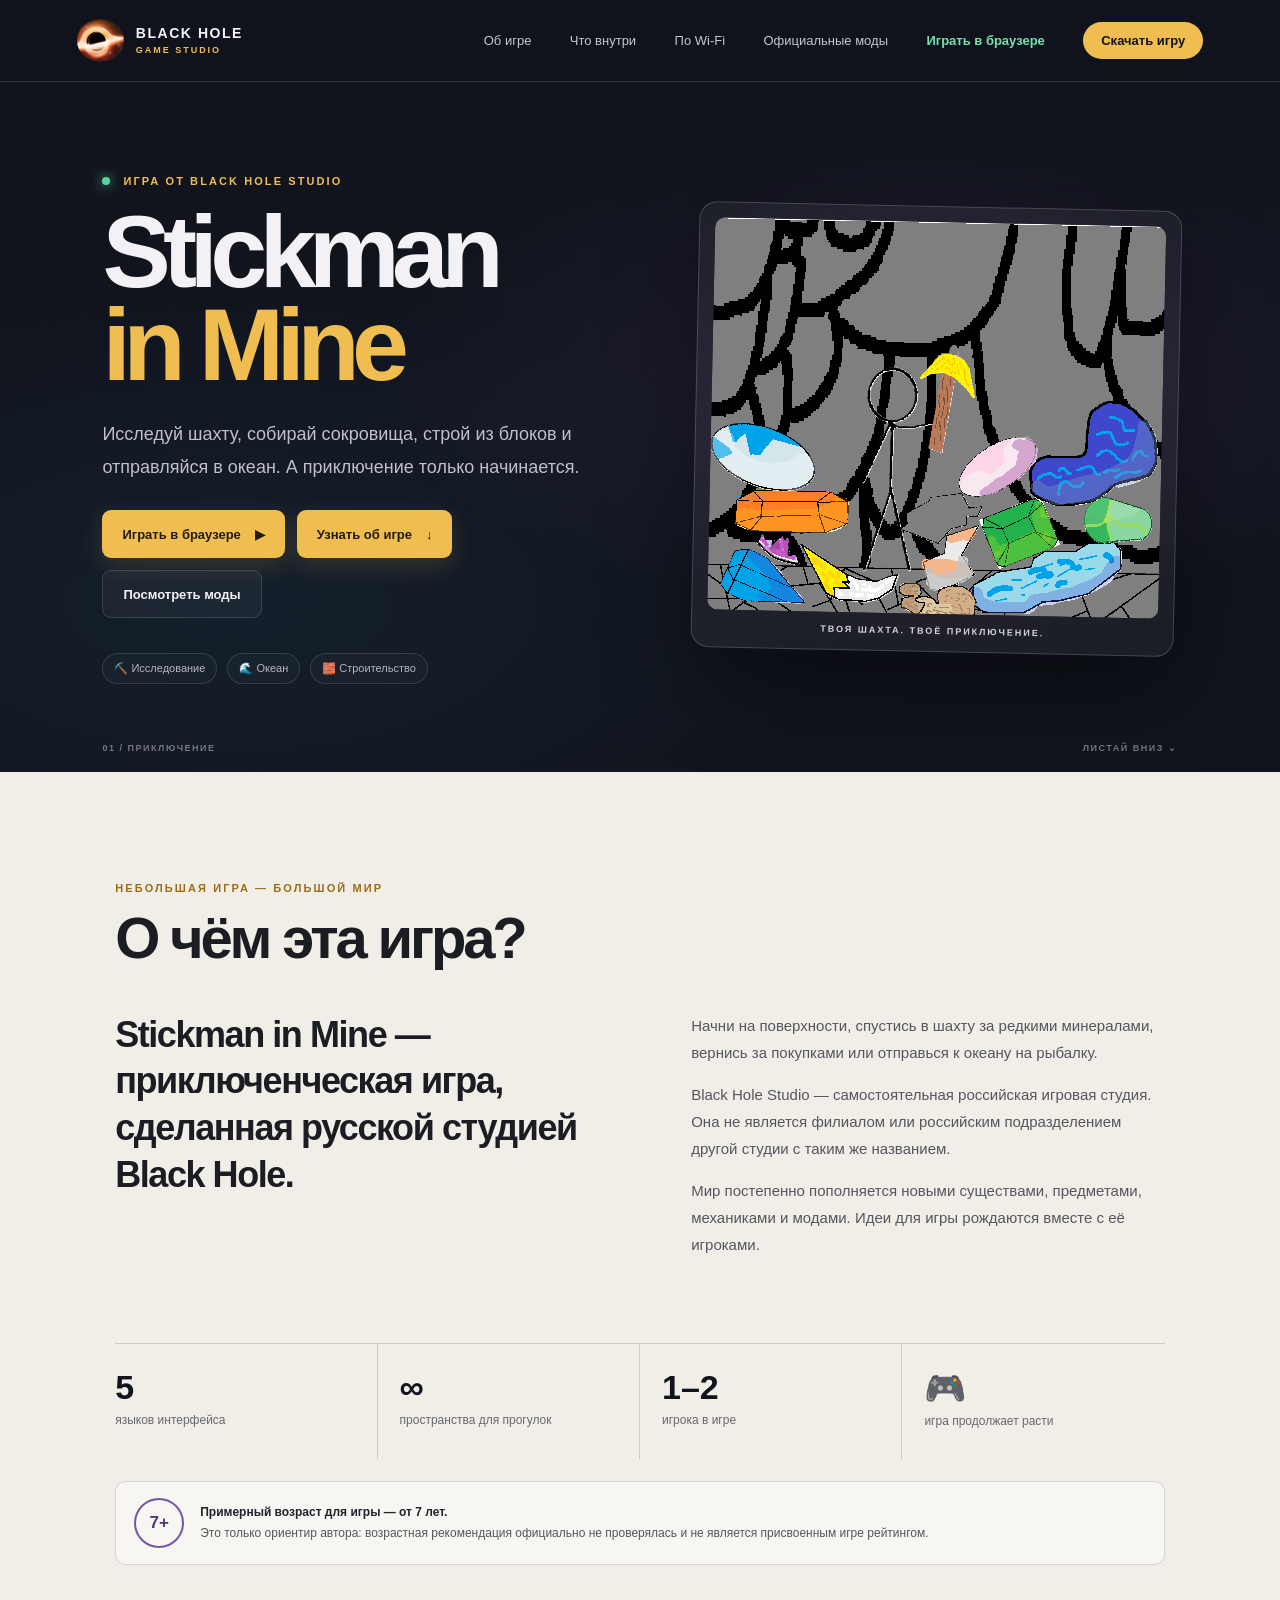
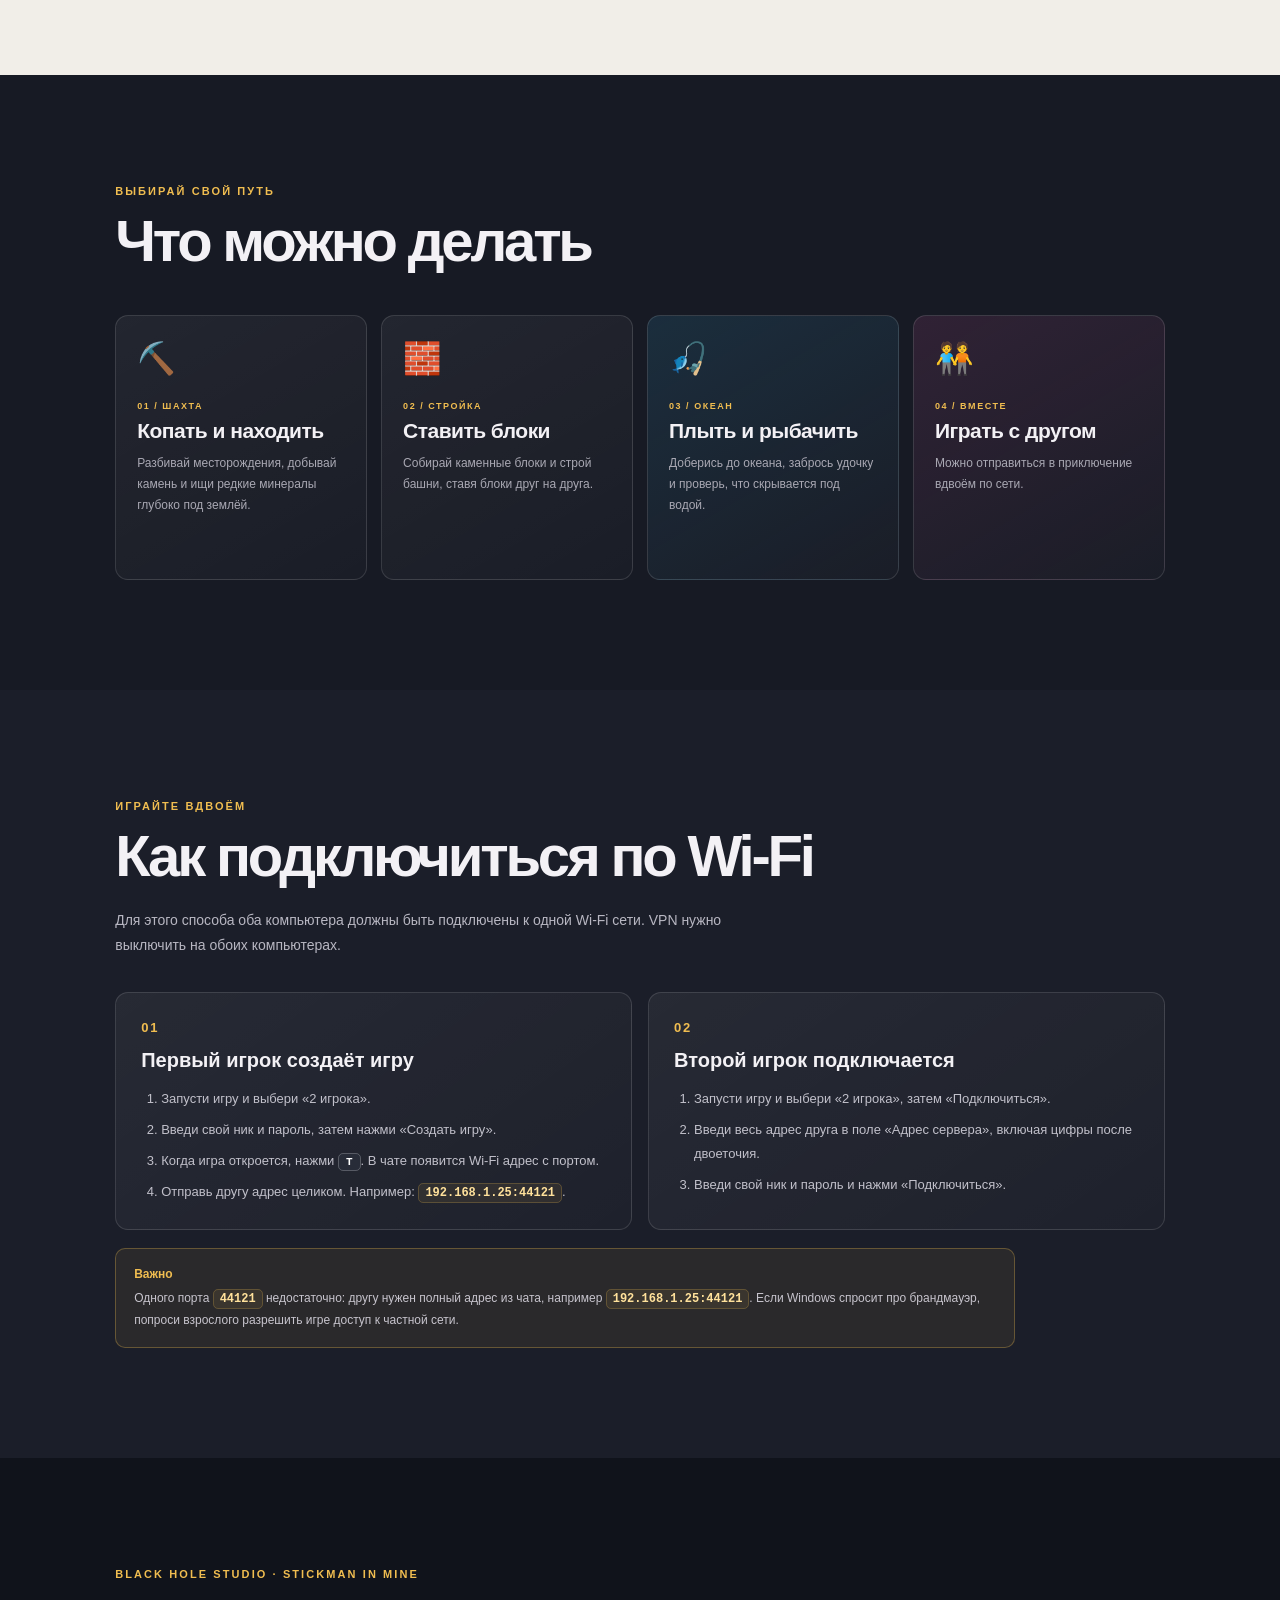
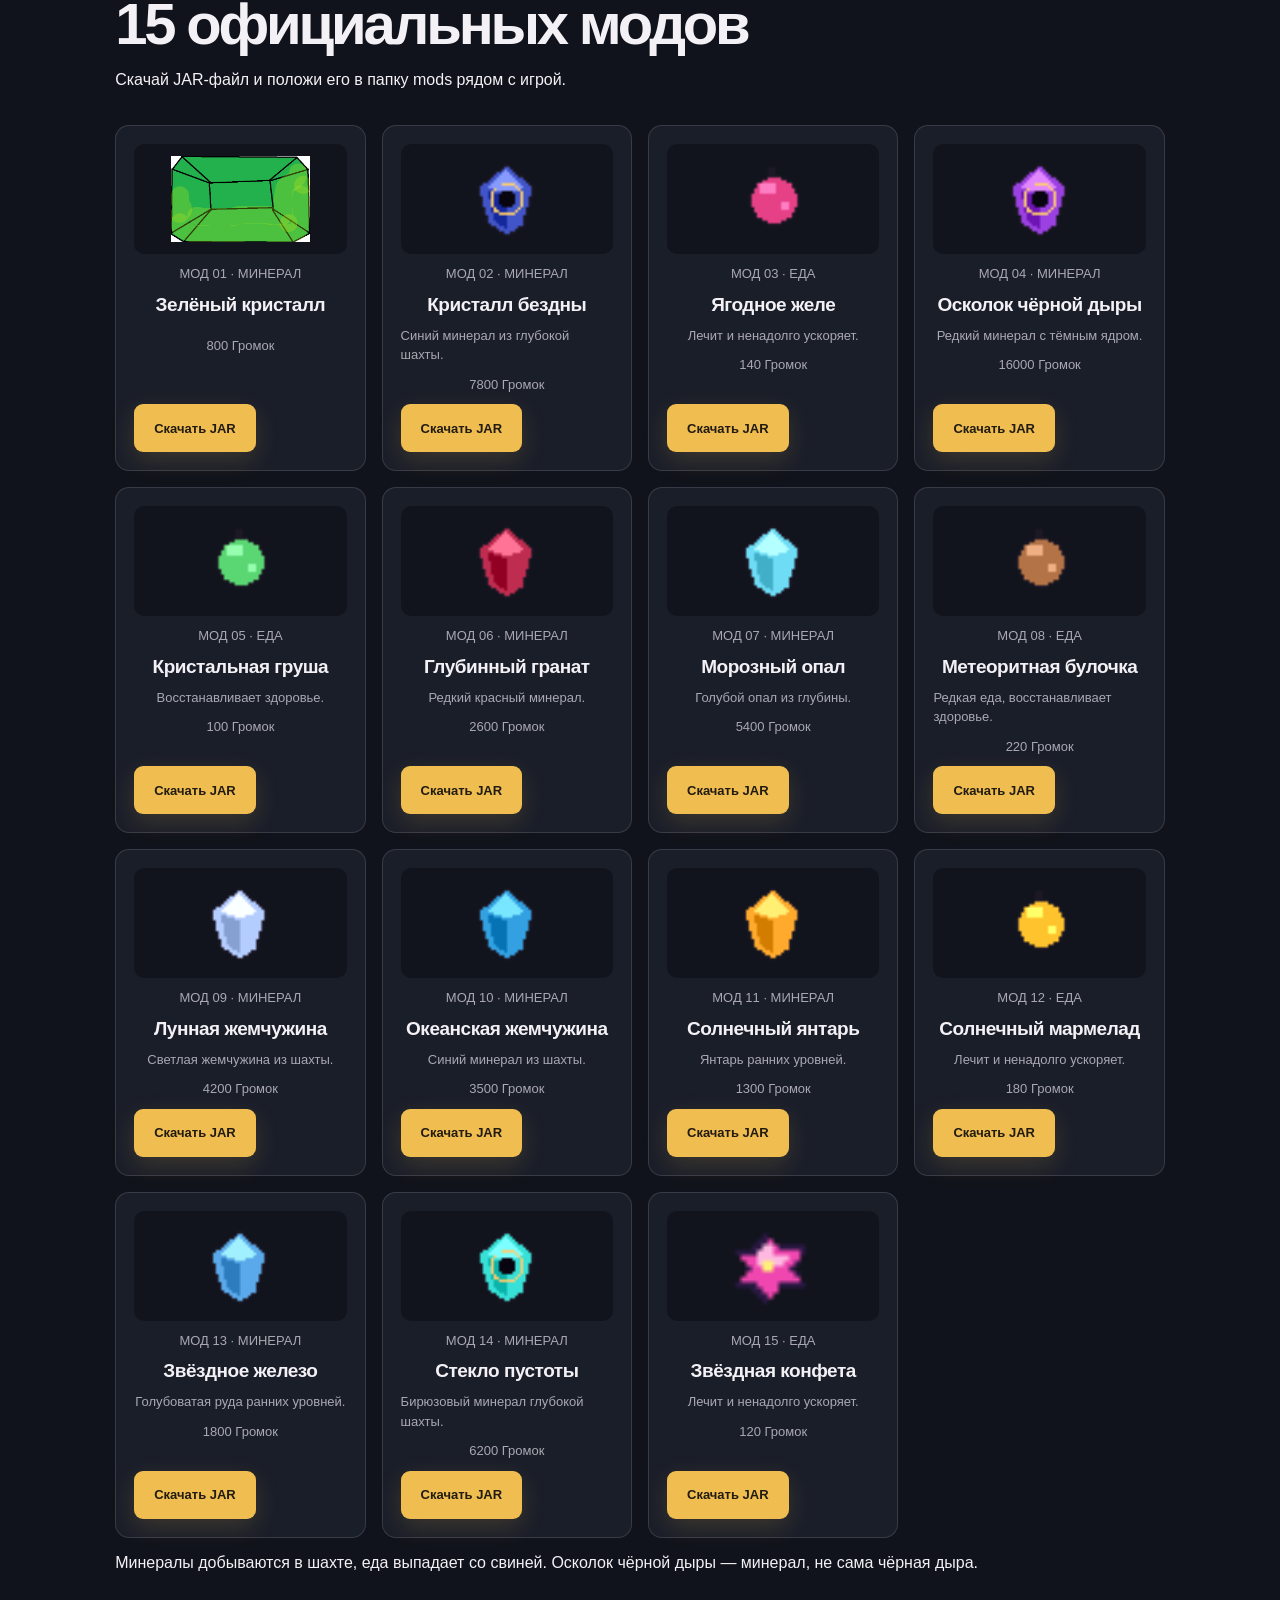
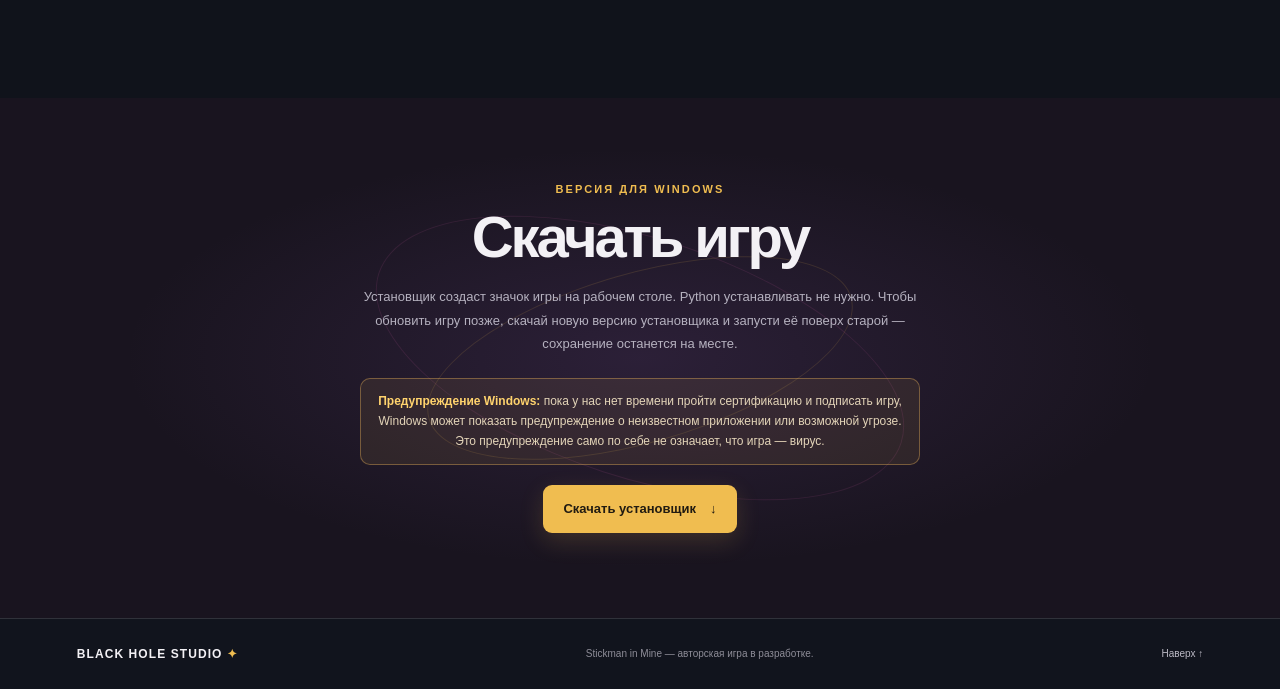
<file: index.html>
<!doctype html>
<html lang="ru">
<head>
  <meta charset="utf-8">
  <meta name="viewport" content="width=device-width, initial-scale=1">
  <meta name="theme-color" content="#11141d">
  <meta name="description" content="Официальная страница игры Stickman in Mine от Black Hole Studio: факты об игре и моды для скачивания.">
  <title>Stickman in Mine — Black Hole Studio</title>
  <link rel="stylesheet" href="style.css?v=mods15">
  <script src="script.js" defer></script>
</head>
<body>
  <header class="topbar">
    <a class="brand" href="#top" aria-label="Black Hole Studio — наверх">
      <img src="assets/black_hole_logo.jpg" alt="Логотип Black Hole Studio">
      <span>BLACK HOLE<br><small>GAME STUDIO</small></span>
    </a>
    <button class="menu-button" type="button" aria-expanded="false" aria-controls="main-nav">Меню</button>
    <nav id="main-nav" class="nav">
      <a href="#about">Об игре</a>
      <a href="#features">Что внутри</a><a href="#multiplayer">По Wi-Fi</a>
      <a href="#mods">Официальные моды</a>
      <a class="nav-play" href="play/">Играть в браузере</a>
      <a class="nav-download" href="#download">Скачать игру</a>
    </nav>
  </header>

  <main id="top">
    <section class="hero">
      <div class="hero-copy">
        <p class="eyebrow"><span class="status-dot"></span> Игра от Black Hole Studio</p>
        <h1>Stickman<br><span>in Mine</span></h1>
        <p class="hero-text">Исследуй шахту, собирай сокровища, строй из блоков и отправляйся в океан. А приключение только начинается.</p>
        <div class="hero-actions">
          <a class="button button-primary" href="play/">Играть в браузере <span aria-hidden="true">▶</span></a>
          <a class="button button-primary" href="#about">Узнать об игре <span aria-hidden="true">↓</span></a>
          <a class="button button-quiet" href="#mods">Посмотреть моды</a>
        </div>
        <div class="hero-tags"><span>⛏️ Исследование</span><span>🌊 Океан</span><span>🧱 Строительство</span></div>
      </div>
      <div class="cover-wrap">
        <div class="cover-glow"></div>
        <img class="cover" src="assets/cover.png" alt="Обложка Stickman in Mine: герой, кирка и минералы в шахте">
        <span class="cover-caption">ТВОЯ ШАХТА. ТВОЁ ПРИКЛЮЧЕНИЕ.</span>
      </div>
      <div class="hero-bottom"><span>01 / ПРИКЛЮЧЕНИЕ</span><span>ЛИСТАЙ ВНИЗ <span aria-hidden="true">⌄</span></span></div>
    </section>

    <section class="section about" id="about">
      <div class="section-heading">
        <p class="eyebrow">НЕБОЛЬШАЯ ИГРА — БОЛЬШОЙ МИР</p>
        <h2>О чём эта игра?</h2>
      </div>
      <div class="about-grid">
        <p class="about-lead">Stickman in Mine — приключенческая игра, сделанная русской студией Black Hole.</p>
        <div class="about-copy">
          <p>Начни на поверхности, спустись в шахту за редкими минералами, вернись за покупками или отправься к океану на рыбалку.</p>
          <p>Black Hole Studio — самостоятельная российская игровая студия. Она не является филиалом или российским подразделением другой студии с таким же названием.</p>
          <p>Мир постепенно пополняется новыми существами, предметами, механиками и модами. Идеи для игры рождаются вместе с её игроками.</p>
        </div>
      </div>
      <div class="fact-strip">
        <div><strong>5</strong><span>языков интерфейса</span></div>
        <div><strong>∞</strong><span>пространства для прогулок</span></div>
        <div><strong>1–2</strong><span>игрока в игре</span></div>
        <div><strong>🎮</strong><span>игра продолжает расти</span></div>
      </div>
      <aside class="age-note" aria-label="Возрастная рекомендация">
        <span class="age-mark">7+</span>
        <p><strong>Примерный возраст для игры — от 7 лет.</strong><br>Это только ориентир автора: возрастная рекомендация официально не проверялась и не является присвоенным игре рейтингом.</p>
      </aside>
    </section>

    <section class="section features" id="features">
      <div class="section-heading">
        <p class="eyebrow">ВЫБИРАЙ СВОЙ ПУТЬ</p>
        <h2>Что можно делать</h2>
      </div>
      <div class="feature-grid">
        <article class="feature-card mine-card"><span class="feature-icon">⛏️</span><p class="card-number">01 / ШАХТА</p><h3>Копать и находить</h3><p>Разбивай месторождения, добывай камень и ищи редкие минералы глубоко под землёй.</p></article>
        <article class="feature-card build-card"><span class="feature-icon">🧱</span><p class="card-number">02 / СТРОЙКА</p><h3>Ставить блоки</h3><p>Собирай каменные блоки и строй башни, ставя блоки друг на друга.</p></article>
        <article class="feature-card ocean-card"><span class="feature-icon">🎣</span><p class="card-number">03 / ОКЕАН</p><h3>Плыть и рыбачить</h3><p>Доберись до океана, забрось удочку и проверь, что скрывается под водой.</p></article>
        <article class="feature-card friends-card"><span class="feature-icon">🧑‍🤝‍🧑</span><p class="card-number">04 / ВМЕСТЕ</p><h3>Играть с другом</h3><p>Можно отправиться в приключение вдвоём по сети.</p></article>
      </div>
    </section>

    <section class="section multiplayer" id="multiplayer"><div class="section-heading"><p class="eyebrow">ИГРАЙТЕ ВДВОЁМ</p><h2>Как подключиться по Wi-Fi</h2></div><p class="multiplayer-intro">Для этого способа оба компьютера должны быть подключены к одной Wi-Fi сети. VPN нужно выключить на обоих компьютерах.</p><div class="multiplayer-steps"><article class="multiplayer-step"><span class="step-number">01</span><h3>Первый игрок создаёт игру</h3><ol><li>Запусти игру и выбери «2 игрока».</li><li>Введи свой ник и пароль, затем нажми «Создать игру».</li><li>Когда игра откроется, нажми <kbd>T</kbd>. В чате появится Wi-Fi адрес с портом.</li><li>Отправь другу адрес целиком. Например: <code>192.168.1.25:44121</code>.</li></ol></article><article class="multiplayer-step"><span class="step-number">02</span><h3>Второй игрок подключается</h3><ol><li>Запусти игру и выбери «2 игрока», затем «Подключиться».</li><li>Введи весь адрес друга в поле «Адрес сервера», включая цифры после двоеточия.</li><li>Введи свой ник и пароль и нажми «Подключиться».</li></ol></article></div><aside class="multiplayer-note"><strong>Важно</strong><p>Одного порта <code>44121</code> недостаточно: другу нужен полный адрес из чата, например <code>192.168.1.25:44121</code>. Если Windows спросит про брандмауэр, попроси взрослого разрешить игре доступ к частной сети.</p></aside></section><section class="section mods" id="mods"><div class="section-heading"><p class="eyebrow">BLACK HOLE STUDIO · STICKMAN IN MINE</p><h2>15 официальных модов</h2><p>Скачай JAR-файл и положи его в папку mods рядом с игрой.</p></div><div class="mods-grid"><article class="mod-card"><img src="assets/mods/green_crystal_official.png" alt=""><p>МОД 01 · МИНЕРАЛ</p><h3>Зелёный кристалл</h3><p></p><p>800 Громок</p><a class="button button-primary" href="downloads/green_crystal.jar" download>Скачать JAR</a></article><article class="mod-card"><img src="assets/mods/mod_abyss_crystal.png" alt=""><p>МОД 02 · МИНЕРАЛ</p><h3>Кристалл бездны</h3><p>Синий минерал из глубокой шахты.</p><p>7800 Громок</p><a class="button button-primary" href="downloads/mod_abyss_crystal.jar" download>Скачать JAR</a></article><article class="mod-card"><img src="assets/mods/mod_berry_jelly.png" alt=""><p>МОД 03 · ЕДА</p><h3>Ягодное желе</h3><p>Лечит и ненадолго ускоряет.</p><p>140 Громок</p><a class="button button-primary" href="downloads/mod_berry_jelly.jar" download>Скачать JAR</a></article><article class="mod-card"><img src="assets/mods/mod_black_hole_shard.png" alt=""><p>МОД 04 · МИНЕРАЛ</p><h3>Осколок чёрной дыры</h3><p>Редкий минерал с тёмным ядром.</p><p>16000 Громок</p><a class="button button-primary" href="downloads/mod_black_hole_shard.jar" download>Скачать JAR</a></article><article class="mod-card"><img src="assets/mods/mod_crystal_pear.png" alt=""><p>МОД 05 · ЕДА</p><h3>Кристальная груша</h3><p>Восстанавливает здоровье.</p><p>100 Громок</p><a class="button button-primary" href="downloads/mod_crystal_pear.jar" download>Скачать JAR</a></article><article class="mod-card"><img src="assets/mods/mod_deep_garnet.png" alt=""><p>МОД 06 · МИНЕРАЛ</p><h3>Глубинный гранат</h3><p>Редкий красный минерал.</p><p>2600 Громок</p><a class="button button-primary" href="downloads/mod_deep_garnet.jar" download>Скачать JAR</a></article><article class="mod-card"><img src="assets/mods/mod_frost_opal.png" alt=""><p>МОД 07 · МИНЕРАЛ</p><h3>Морозный опал</h3><p>Голубой опал из глубины.</p><p>5400 Громок</p><a class="button button-primary" href="downloads/mod_frost_opal.jar" download>Скачать JAR</a></article><article class="mod-card"><img src="assets/mods/mod_meteor_bun.png" alt=""><p>МОД 08 · ЕДА</p><h3>Метеоритная булочка</h3><p>Редкая еда, восстанавливает здоровье.</p><p>220 Громок</p><a class="button button-primary" href="downloads/mod_meteor_bun.jar" download>Скачать JAR</a></article><article class="mod-card"><img src="assets/mods/mod_moon_pearl.png" alt=""><p>МОД 09 · МИНЕРАЛ</p><h3>Лунная жемчужина</h3><p>Светлая жемчужина из шахты.</p><p>4200 Громок</p><a class="button button-primary" href="downloads/mod_moon_pearl.jar" download>Скачать JAR</a></article><article class="mod-card"><img src="assets/mods/mod_ocean_pearl.png" alt=""><p>МОД 10 · МИНЕРАЛ</p><h3>Океанская жемчужина</h3><p>Синий минерал из шахты.</p><p>3500 Громок</p><a class="button button-primary" href="downloads/mod_ocean_pearl.jar" download>Скачать JAR</a></article><article class="mod-card"><img src="assets/mods/mod_solar_amber.png" alt=""><p>МОД 11 · МИНЕРАЛ</p><h3>Солнечный янтарь</h3><p>Янтарь ранних уровней.</p><p>1300 Громок</p><a class="button button-primary" href="downloads/mod_solar_amber.jar" download>Скачать JAR</a></article><article class="mod-card"><img src="assets/mods/mod_solar_marmalade.png" alt=""><p>МОД 12 · ЕДА</p><h3>Солнечный мармелад</h3><p>Лечит и ненадолго ускоряет.</p><p>180 Громок</p><a class="button button-primary" href="downloads/mod_solar_marmalade.jar" download>Скачать JAR</a></article><article class="mod-card"><img src="assets/mods/mod_star_iron.png" alt=""><p>МОД 13 · МИНЕРАЛ</p><h3>Звёздное железо</h3><p>Голубоватая руда ранних уровней.</p><p>1800 Громок</p><a class="button button-primary" href="downloads/mod_star_iron.jar" download>Скачать JAR</a></article><article class="mod-card"><img src="assets/mods/mod_void_glass.png" alt=""><p>МОД 14 · МИНЕРАЛ</p><h3>Стекло пустоты</h3><p>Бирюзовый минерал глубокой шахты.</p><p>6200 Громок</p><a class="button button-primary" href="downloads/mod_void_glass.jar" download>Скачать JAR</a></article><article class="mod-card"><img src="assets/mods/star_candy.png" alt=""><p>МОД 15 · ЕДА</p><h3>Звёздная конфета</h3><p>Лечит и ненадолго ускоряет.</p><p>120 Громок</p><a class="button button-primary" href="downloads/star_candy.jar" download>Скачать JAR</a></article></div><p>Минералы добываются в шахте, еда выпадает со свиней. Осколок чёрной дыры — минерал, не сама чёрная дыра.</p></section>

    <section class="download-section" id="download">
      <div class="download-orbit orbit-one"></div><div class="download-orbit orbit-two"></div>
      <div class="download-content">
        <p class="eyebrow">ВЕРСИЯ ДЛЯ WINDOWS</p>
        <h2>Скачать игру</h2>
        <p>Установщик создаст значок игры на рабочем столе. Python устанавливать не нужно. Чтобы обновить игру позже, скачай новую версию установщика и запусти её поверх старой — сохранение останется на месте.</p>
        <p style="margin:0 auto 20px;padding:12px 14px;border:1px solid rgba(255,196,92,.35);border-radius:10px;background:rgba(255,196,92,.08);color:#e3d4b8;font-size:12px;line-height:1.7"><strong style="color:#ffd36d">Предупреждение Windows:</strong> пока у нас нет времени пройти сертификацию и подписать игру, Windows может показать предупреждение о неизвестном приложении или возможной угрозе. Это предупреждение само по себе не означает, что игра — вирус.</p><a class="button button-primary" href="https://github.com/CloverJester/stickman-in-mine-site/releases/latest/download/StickmanInMineSetup.exe">Скачать установщик <span aria-hidden="true">↓</span></a>
      </div>
    </section>
  </main>

  <footer class="footer">
    <a class="footer-brand" href="#top">BLACK HOLE STUDIO <span>✦</span></a>
    <p>Stickman in Mine — авторская игра в разработке.</p>
    <a href="#top" class="back-top">Наверх ↑</a>
  </footer>
</body>
</html>
</file>
<file: style.css>
:root {
  color-scheme: dark;
  --ink: #f3f1f5;
  --muted: #a9a8b3;
  --bg: #11141d;
  --panel: #1a1e29;
  --gold: #f0bd50;
  --pink: #ee62b2;
  --blue: #54b7e8;
  --line: rgba(255,255,255,.13);
  font-family: 'Segoe UI', Arial, sans-serif;
  scroll-behavior: smooth;
}

* { box-sizing: border-box; }
body { margin: 0; color: var(--ink); background: var(--bg); }
a { color: inherit; text-decoration: none; }
button { font: inherit; }

.topbar { height: 82px; padding: 0 clamp(22px, 6vw, 92px); display: flex; align-items: center; justify-content: space-between; border-bottom: 1px solid var(--line); background: rgba(17,20,29,.94); position: sticky; top: 0; z-index: 5; backdrop-filter: blur(16px); }
.brand { display: flex; gap: 12px; align-items: center; font: 700 14px/1.05 'Space Grotesk', sans-serif; letter-spacing: .11em; }
.brand img { width: 47px; height: 43px; border-radius: 50%; object-fit: cover; }
.brand small { font: 600 9px 'Manrope', sans-serif; color: var(--gold); letter-spacing: .22em; }
.nav { display: flex; gap: clamp(18px, 3vw, 44px); align-items: center; font-size: 13px; color: #c6c5ce; }
.nav .nav-play { color: #72e3ad; font-weight: 800; }
.nav a { transition: color .18s ease; }
.nav a:hover, .back-top:hover { color: var(--gold); }
.nav .nav-download { color: var(--bg); background: var(--gold); border-radius: 999px; padding: 11px 18px; font-weight: 800; }
.menu-button { display: none; background: transparent; border: 1px solid var(--line); color: var(--ink); border-radius: 999px; padding: 9px 14px; }

.hero { min-height: 690px; padding: 65px clamp(22px, 8vw, 125px) 60px; display: grid; grid-template-columns: 1.02fr .98fr; gap: 7vw; align-items: center; position: relative; overflow: hidden; background: radial-gradient(ellipse at 72% 43%, rgba(108,73,151,.19), transparent 42%), radial-gradient(ellipse at 18% 75%, rgba(39,111,145,.13), transparent 42%), var(--bg); }
.hero::before { content: ''; position: absolute; inset: 0; opacity: .17; pointer-events: none; background-image: linear-gradient(rgba(255,255,255,.04) 1px, transparent 1px), linear-gradient(90deg,rgba(255,255,255,.04) 1px,transparent 1px); background-size: 42px 42px; mask-image: linear-gradient(to bottom,black,transparent); }
.hero-copy, .cover-wrap { position: relative; z-index: 1; }
.eyebrow { margin: 0 0 18px; color: var(--gold); font-size: 11px; font-weight: 800; letter-spacing: .19em; text-transform: uppercase; }
.status-dot { display: inline-block; width: 8px; height: 8px; margin-right: 8px; border-radius: 50%; background: #58d6a0; box-shadow: 0 0 12px #58d6a0; }
.hero h1 { margin: 0; font: 700 clamp(55px, 8vw, 112px)/.91 'Space Grotesk', sans-serif; letter-spacing: -.075em; }
.hero h1 span { color: var(--gold); }
.hero-text { max-width: 490px; margin: 27px 0 27px; color: #c0bfca; font-size: clamp(15px, 1.5vw, 18px); line-height: 1.8; }
.hero-actions { display: flex; flex-wrap: wrap; gap: 12px; }
.button { min-height: 48px; padding: 0 20px; border-radius: 9px; display: inline-flex; gap: 14px; align-items: center; justify-content: center; font-size: 13px; font-weight: 800; transition: transform .18s ease, filter .18s ease; }
.button:hover { transform: translateY(-2px); filter: brightness(1.08); }
.button-primary { color: #211b11; background: var(--gold); box-shadow: 0 8px 25px rgba(240,189,80,.16); }
.button-quiet { color: var(--ink); border: 1px solid var(--line); background: rgba(255,255,255,.04); }
.hero-tags { display: flex; flex-wrap: wrap; gap: 10px; margin-top: 35px; }
.hero-tags span { padding: 8px 11px; border: 1px solid var(--line); border-radius: 999px; color: #b5b4bf; font-size: 11px; background: rgba(255,255,255,.025); }
.cover-wrap { max-width: 520px; width: 100%; justify-self: center; padding: 15px; border: 1px solid rgba(255,255,255,.18); border-radius: 18px; background: rgba(255,255,255,.045); transform: rotate(1.2deg); box-shadow: 0 30px 90px rgba(0,0,0,.45); }
.cover-glow { position: absolute; width: 55%; height: 55%; top: 20%; left: 22%; background: rgba(239,111,183,.2); filter: blur(65px); z-index: -1; }
.cover { display: block; width: 100%; aspect-ratio: 1.15; object-fit: cover; object-position: center 42%; border-radius: 10px; image-rendering: pixelated; }
.cover-caption { display: block; padding: 12px 5px 0; text-align: center; color: #d6d2dc; font-size: 9px; font-weight: 800; letter-spacing: .22em; }
.hero-bottom { position: absolute; bottom: 19px; left: clamp(22px, 8vw, 125px); right: clamp(22px, 8vw, 125px); display: flex; justify-content: space-between; color: #777784; font-size: 9px; font-weight: 800; letter-spacing: .17em; }

.section { padding: 110px clamp(22px, 9vw, 140px); }
.about { background: #f1eee8; color: #1c1d23; }
.section-heading .eyebrow { margin-bottom: 13px; }
.section h2, .download-content h2 { margin: 0; font: 700 clamp(34px, 5vw, 58px)/1.08 'Space Grotesk', sans-serif; letter-spacing: -.055em; }
.about .eyebrow { color: #9d6c17; }
.about-grid { display: grid; grid-template-columns: 1fr 1fr; gap: 8vw; margin-top: 42px; align-items: start; }
.about-lead { max-width: 510px; margin: 0; font: 700 clamp(24px, 3vw, 36px)/1.3 'Space Grotesk', sans-serif; letter-spacing: -.04em; }
.about-copy { max-width: 510px; color: #55565e; font-size: 15px; line-height: 1.8; }
.about-copy p:first-child { margin-top: 0; }
.fact-strip { display: grid; grid-template-columns: repeat(4,1fr); margin-top: 70px; border-top: 1px solid rgba(30,31,36,.16); }
.fact-strip div { min-height: 115px; padding: 24px 18px 0 0; display: flex; flex-direction: column; gap: 6px; border-right: 1px solid rgba(30,31,36,.16); }
.fact-strip div:not(:first-child) { padding-left: 22px; }
.fact-strip div:last-child { border: 0; }
.fact-strip strong { font: 700 34px 'Space Grotesk', sans-serif; color: #11141d; }
.fact-strip span { color: #68686f; font-size: 12px; }
.age-note { margin-top: 22px; padding: 16px 18px; display: flex; align-items: center; gap: 16px; border: 1px solid rgba(30,31,36,.16); border-radius: 10px; background: rgba(255,255,255,.48); }
.age-mark { flex: none; width: 50px; height: 50px; display: grid; place-items: center; border: 2px solid #7657a5; border-radius: 50%; color: #533776; font: 800 17px 'Segoe UI', Arial, sans-serif; }
.age-note p { margin: 0; color: #55565e; font-size: 12px; line-height: 1.7; }
.age-note strong { color: #22232a; }

.features { background: #171a24; }
.feature-grid { margin-top: 43px; display: grid; grid-template-columns: repeat(4,1fr); gap: 14px; }
.feature-card { min-height: 265px; padding: 24px 21px; border: 1px solid var(--line); border-radius: 13px; background: linear-gradient(150deg,rgba(255,255,255,.055),rgba(255,255,255,.015)); transition: transform .2s ease,border-color .2s ease; }
.feature-card:hover { transform: translateY(-5px); border-color: rgba(240,189,80,.5); }
.feature-icon { display: block; margin-bottom: 24px; font-size: 31px; }
.card-number { margin: 0 0 8px; color: var(--gold); font-size: 9px; font-weight: 800; letter-spacing: .17em; }
.feature-card h3, .mod-card h3 { margin: 0 0 10px; font: 700 21px 'Space Grotesk', sans-serif; letter-spacing: -.025em; }
.feature-card p:last-child { margin: 0; color: var(--muted); font-size: 12px; line-height: 1.75; }
.ocean-card { background: linear-gradient(150deg,rgba(50,151,195,.16),rgba(255,255,255,.015)); }
.friends-card { background: linear-gradient(150deg,rgba(219,90,169,.13),rgba(255,255,255,.015)); }

.mods { background: #10131b; }
.mods-head { display: flex; gap: 50px; justify-content: space-between; align-items: end; }
.mods-intro { width: min(390px,40%); margin: 0 0 5px; color: var(--muted); font-size: 13px; line-height: 1.8; }
.mod-card { margin-top: 42px; padding: 23px; display: grid; grid-template-columns: 200px 1fr; gap: 30px; align-items: center; border: 1px solid rgba(255,255,255,.13); border-radius: 14px; background: linear-gradient(110deg,#202432,#181b25); }
.mod-art { width: 200px; height: 190px; display: grid; place-items: center; overflow: hidden; border-radius: 10px; background: radial-gradient(circle,rgba(238,98,178,.2),rgba(238,98,178,.025) 62%),#151822; }
.mod-art img { width: 100px; height: 100px; image-rendering: pixelated; filter: drop-shadow(0 10px 25px rgba(238,98,178,.35)); }
.crystal-art img { width: 150px; height: 95px; object-fit: contain; filter: drop-shadow(0 10px 25px rgba(70,190,110,.28)); }
.mod-title-line { display: flex; align-items: start; justify-content: space-between; gap: 12px; }
.official-badge { flex: none; padding: 7px 9px; border: 1px solid rgba(88,214,160,.38); border-radius: 999px; color: #9be5c3; font-size: 8px; font-weight: 800; letter-spacing: .08em; }
.official-badge span { margin-right: 4px; }
.mod-info > p:not(.card-number) { max-width: 620px; margin: 4px 0 20px; color: #b7b6c0; font-size: 13px; line-height: 1.8; }
.mod-meta { display: flex; gap: 19px; margin-bottom: 19px; color: #84838f; font-size: 10px; }
.mod-download { min-height: 42px; padding: 0 15px; font-size: 12px; }
.mods-note { margin: 16px 0 0; color: #8e8d98; font-size: 11px; line-height: 1.7; }

.download-section { min-height: 365px; padding: 85px 24px; display: grid; place-items: center; position: relative; overflow: hidden; text-align: center; background: radial-gradient(ellipse at center,rgba(119,78,154,.2),transparent 57%),#19141f; }
.download-content { position: relative; z-index: 1; max-width: 560px; }
.download-content .eyebrow { margin-bottom: 11px; }
.download-content p:not(.eyebrow) { margin: 17px auto 22px; color: #b5b1bf; font-size: 13px; line-height: 1.8; }
.soon-button { display: inline-flex; align-items: center; padding: 12px 17px; border: 1px solid rgba(255,255,255,.15); border-radius: 9px; color: #d2ced9; font-size: 12px; }
.download-orbit { position: absolute; width: 440px; height: 170px; border: 1px solid rgba(241,189,80,.13); border-radius: 50%; transform: rotate(-16deg); }
.orbit-two { width: 550px; height: 240px; transform: rotate(18deg); border-color: rgba(238,98,178,.11); }

.footer { padding: 28px clamp(22px, 6vw, 92px); display: flex; align-items: center; justify-content: space-between; gap: 18px; border-top: 1px solid var(--line); color: #8e8d98; font-size: 10px; }
.footer-brand { color: var(--ink); font: 700 12px 'Space Grotesk',sans-serif; letter-spacing: .09em; }
.footer-brand span { color: var(--gold); }
.footer p { margin: 0; }
.back-top { color: #bcbac5; }

@media (max-width: 900px) {
  .hero { grid-template-columns: 1fr 1fr; gap: 30px; }
  .feature-grid { grid-template-columns: repeat(2,1fr); }
  .feature-card { min-height: 225px; }
  .section { padding-top: 82px; padding-bottom: 82px; }
}
@media (max-width: 640px) {
  .topbar { height: 70px; }
  .menu-button { display: block; }
  .nav { display: none; position: absolute; top: 69px; left: 0; right: 0; padding: 18px 22px 22px; flex-direction: column; align-items: stretch; gap: 18px; border-bottom: 1px solid var(--line); background: #11141d; }
  .nav.open { display: flex; }
  .nav .nav-download { text-align: center; }
  .hero { min-height: auto; padding-top: 63px; padding-bottom: 74px; grid-template-columns: 1fr; }
  .hero h1 { font-size: clamp(58px,18vw,90px); }
  .cover-wrap { max-width: 420px; margin-top: 20px; }
  .hero-bottom { font-size: 8px; }
  .about-grid { grid-template-columns: 1fr; gap: 20px; }
  .fact-strip { grid-template-columns: repeat(2,1fr); margin-top: 40px; }
  .fact-strip div:nth-child(2) { border-right: 0; }
  .fact-strip div:nth-child(3) { padding-left: 0; border-top: 1px solid rgba(30,31,36,.16); }
  .fact-strip div:nth-child(4) { border-top: 1px solid rgba(30,31,36,.16); }
  .feature-grid { gap: 9px; }
  .feature-card { min-height: 245px; padding: 18px 14px; }
  .mods-head { display: block; }
  .mods-intro { width: auto; margin-top: 18px; }
  .mod-card { grid-template-columns: 1fr; gap: 18px; padding: 16px; }
  .mod-art { width: 100%; height: 150px; }
  .mod-title-line { align-items: start; }
  .official-badge { font-size: 7px; }
  .footer { flex-wrap: wrap; }
  .footer p { order: 3; width: 100%; }
}

@media (prefers-reduced-motion: reduce) {
  *, *::before, *::after { scroll-behavior: auto !important; transition-duration: .01ms !important; }
}


/* Wi-Fi multiplayer guide */
.feature-link { display:inline-block; margin-top:15px; color:#f0bd50; font-size:11px; font-weight:800; }
.feature-link:hover { color:#ffe19b; }
.multiplayer { background:#1b1e29; }
.multiplayer-intro { max-width:650px; margin:20px 0 0; color:#b8b7c2; font-size:14px; line-height:1.8; }
.multiplayer-steps { margin-top:34px; display:grid; grid-template-columns:repeat(2,minmax(0,1fr)); gap:16px; }
.multiplayer-step { padding:25px; border:1px solid var(--line); border-radius:13px; background:linear-gradient(145deg,rgba(255,255,255,.055),rgba(255,255,255,.015)); }
.step-number { color:var(--gold); font:700 13px 'Space Grotesk',sans-serif; letter-spacing:.14em; }
.multiplayer-step h3 { margin:13px 0 15px; font:700 20px 'Space Grotesk',sans-serif; }
.multiplayer-step ol { margin:0; padding-left:20px; color:#c1c0ca; font-size:13px; line-height:1.85; }
.multiplayer-step li + li { margin-top:7px; }
.multiplayer-step code,.multiplayer-note code { padding:2px 6px; border:1px solid rgba(240,189,80,.22); border-radius:5px; background:rgba(240,189,80,.08); color:#ffe19b; font:600 12px 'Consolas',monospace; white-space:nowrap; }
.multiplayer-step kbd { padding:2px 7px; border:1px solid rgba(255,255,255,.22); border-radius:5px; background:#282c38; color:#fff; font:700 11px 'Consolas',monospace; }
.multiplayer-note { max-width:900px; margin-top:18px; padding:15px 18px; border:1px solid rgba(240,189,80,.3); border-radius:10px; background:rgba(240,189,80,.07); }
.multiplayer-note strong { color:var(--gold); font-size:12px; }
.multiplayer-note p { margin:6px 0 0; color:#c7c4cd; font-size:12px; line-height:1.8; }
@media (max-width:640px) { .multiplayer-steps { grid-template-columns:1fr; } .multiplayer-step { padding:20px; } }

/* Official mods grid */
.mods-grid{display:grid;grid-template-columns:repeat(auto-fit,minmax(230px,1fr));gap:16px;margin-top:36px}
.mods-grid .mod-card{margin:0;padding:18px;display:flex;flex-direction:column;gap:10px;background:var(--panel);border:1px solid var(--line);border-radius:14px}
.mods-grid .mod-card>img{width:100%;height:110px;object-fit:contain;background:#11141d;border-radius:10px;padding:12px}
.mods-grid .mod-card h3{margin:0;font-size:19px}.mods-grid .mod-card p{margin:0;color:var(--muted);font-size:13px;line-height:1.5}
.mods-grid .mod-card a{margin-top:auto;align-self:flex-start}
</file>
